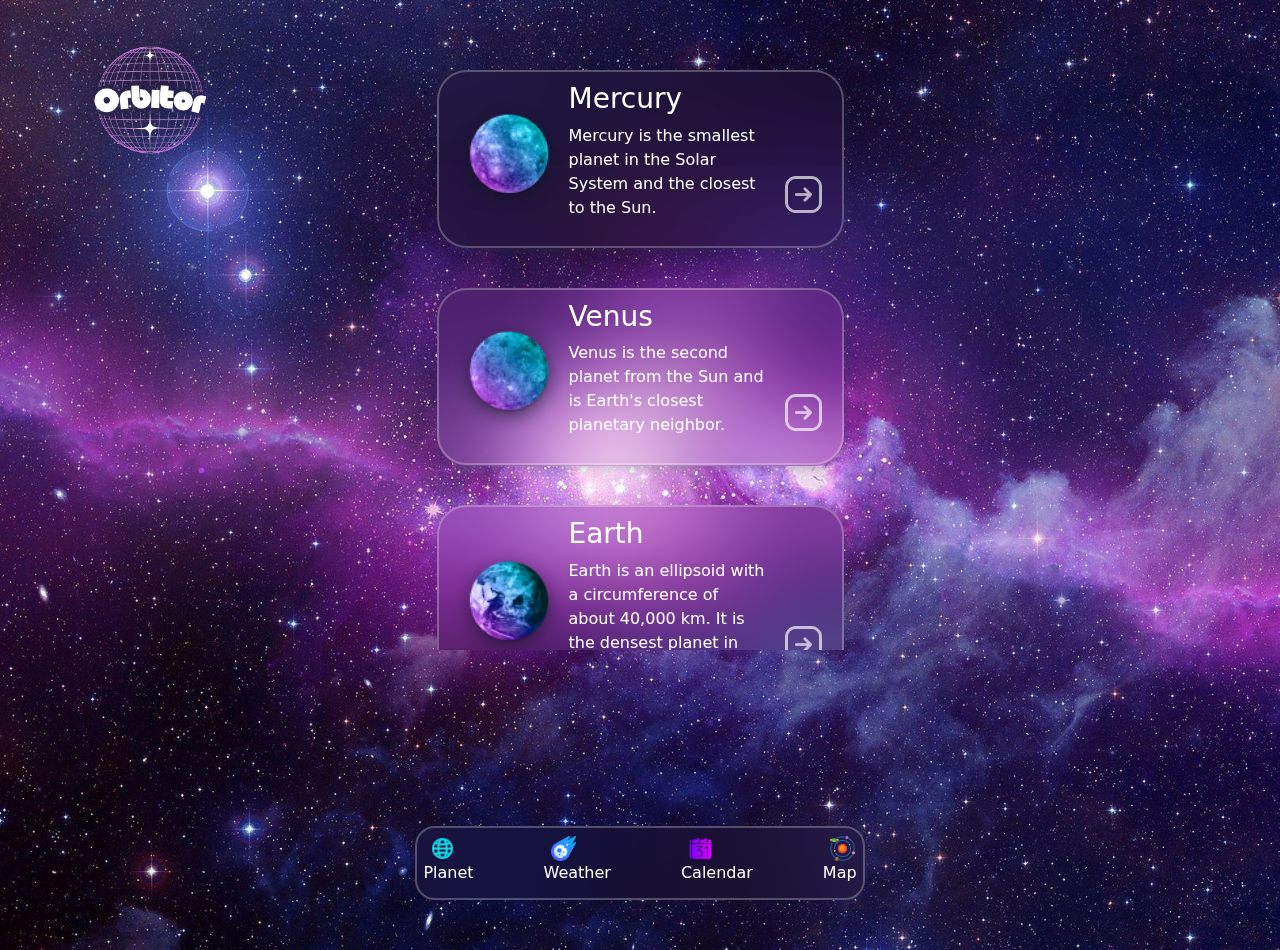
<file: backend/public/index.html>
<!DOCTYPE html>
<html lang="en">

<head>
    <meta charset="UTF-8">
    <meta name="viewport" content="width=device-width, initial-scale=1.0">
    <title>Calendar</title>
    <link href="https://cdn.jsdelivr.net/npm/bootstrap@5.3.3/dist/css/bootstrap.min.css" rel="stylesheet"
        integrity="sha384-QWTKZyjpPEjISv5WaRU9OFeRpok6YctnYmDr5pNlyT2bRjXh0JMhjY6hW+ALEwIH" crossorigin="anonymous">
    <link rel="stylesheet" href="./style/style.css">
    <link rel="icon" href="./img/b3tbite.png">
</head>

<body>
    <header>
        <div class="container">
            <a class="navbar-brand" href="#">
                <img src="./img/logo.png" alt="">
            </a>
        </div>
    </header>
    <div class="container">
        <div class="card_list">
            <div class="card_">
                <img src="img/planet.png" alt="">
                <div class="card_text">
                    <h3>Mercury</h3>
                    <p>Mercury is the smallest planet in the Solar System and the closest to the Sun.</p>
                    <button type="button" class="to_right" data-bs-toggle="modal" data-bs-target="#mercury">
                        <img src="img/arrow-right (1).png" alt="">
                    </button>
                </div>
            </div>
            <div class="modal fade" id="mercury" tabindex="-1" aria-labelledby="exampleModalLabel" aria-hidden="true">
                <div class="modal-dialog modal-dialog-centered  ">
                    <div class="modal-content bg-transparent">
                        <div class="modal-body">
                            <section class="details">
                                <div class=" details_container">
                                    <h4>Mercury</h4>
                                    <ul class="details_list">
                                        <li class="details_item">
                                            <img src="./img/mass.png" alt="">
                                            <p>Mass <br> (10<sup>24</sup>kg)</p>
                                            <h4>0.33</h4>
                                        </li>
                                        <li class="details_item">
                                            <img src="./img/gavity.png" alt="">
                                            <p>Gravity <br> (m/s2)</p>
                                            <h4>3.7</h4>
                                        </li>
                                        <li class="details_item">
                                            <img src="./img/day.png" alt="">
                                            <p>Day <br> (hours)</p>
                                            <h4>58.6</h4>
                                        </li>
                                        <li class="details_item">
                                            <img src="./img/velocity.png" alt="">
                                            <p>Esc.Velocity <br> (km/s)</p>
                                            <h4>47.87</h4>
                                        </li>
                                        <li class="details_item">
                                            <img src="./img/temp.png" alt="">
                                            <p>Mean Temp <br> (C)</p>
                                            <h4>167</h4>
                                        </li>
                                        <li class="details_item">
                                            <img src="./img/distance-from-sun.png" alt="">
                                            <p>Distance <br> (102km)</p>
                                            <h4>57.9</h4>
                                        </li>
                                    </ul>
                                </div>
                            </section>

                        </div>
                    </div>
                </div>
            </div>
            <div class="card_">
                <img src="img/planet (1).png" alt="">
                <div class="card_text">
                    <h3>Venus</h3>
                    <p>Venus is the second planet from the Sun and is Earth's closest planetary neighbor.</p>
                    <button type="button" class="to_right" data-bs-toggle="modal" data-bs-target="#venus">
                        <img src="img/arrow-right (1).png" alt="">
                    </button>
                </div>
            </div>
            <div class="modal fade" id="venus" tabindex="-1" aria-labelledby="exampleModalLabel" aria-hidden="true">
                <div class="modal-dialog modal-dialog-centered  ">
                    <div class="modal-content bg-transparent">
                        <div class="modal-body">
                            <section class="details">
                                <div class=" details_container">
                                    <h4>Venus</h4>
                                    <ul class="details_list">
                                        <li class="details_item">
                                            <img src="./img/mass.png" alt="">
                                            <p>Mass <br> (10<sup>24</sup>kg)</p>
                                            <h4>4.87</h4>
                                        </li>
                                        <li class="details_item">
                                            <img src="./img/gavity.png" alt="">
                                            <p>Gravity <br> (m/s2)</p>
                                            <h4>8.87</h4>
                                        </li>
                                        <li class="details_item">
                                            <img src="./img/day.png" alt="">
                                            <p>Day <br> (hours)</p>
                                            <h4>243</h4>
                                        </li>
                                        <li class="details_item">
                                            <img src="./img/velocity.png" alt="">
                                            <p>Esc.Velocity <br> (km/s)</p>
                                            <h4>35.02</h4>
                                        </li>
                                        <li class="details_item">
                                            <img src="./img/temp.png" alt="">
                                            <p>Mean Temp <br> (C)</p>
                                            <h4>464</h4>
                                        </li>
                                        <li class="details_item">
                                            <img src="./img/distance-from-sun.png" alt="">
                                            <p>Distance <br> (102km)</p>
                                            <h4>108.2</h4>
                                        </li>
                                    </ul>
                                </div>
                            </section>

                        </div>
                    </div>
                </div>
            </div>
            <div class="card_">
                <img src="img/planet (2).png" alt="">
                <div class="card_text">
                    <h3>Earth</h3>
                    <p>Earth is an ellipsoid with a circumference of about 40,000 km. It is the densest planet in the
                        Solar System.</p>
                    <button type="button" class="to_right" data-bs-toggle="modal" data-bs-target="#earth">
                        <img src="img/arrow-right (1).png" alt="">
                    </button>
                </div>
            </div>
            <div class="modal fade" id="earth" tabindex="-1" aria-labelledby="exampleModalLabel" aria-hidden="true">
                <div class="modal-dialog modal-dialog-centered  ">
                    <div class="modal-content bg-transparent">
                        <div class="modal-body">
                            <section class="details">
                                <div class=" details_container">
                                    <h4>Earth</h4>
                                    <ul class="details_list">
                                        <li class="details_item">
                                            <img src="./img/mass.png" alt="">
                                            <p>Mass <br> (10<sup>24</sup>kg)</p>
                                            <h4>5.97</h4>
                                        </li>
                                        <li class="details_item">
                                            <img src="./img/gavity.png" alt="">
                                            <p>Gravity <br> (m/s2)</p>
                                            <h4>9.8</h4>
                                        </li>
                                        <li class="details_item">
                                            <img src="./img/day.png" alt="">
                                            <p>Day <br> (hours)</p>
                                            <h4>24</h4>
                                        </li>
                                        <li class="details_item">
                                            <img src="./img/velocity.png" alt="">
                                            <p>Esc.Velocity <br> (km/s)</p>
                                            <h4>29.78</h4>
                                        </li>
                                        <li class="details_item">
                                            <img src="./img/temp.png" alt="">
                                            <p>Mean Temp <br> (C)</p>
                                            <h4>15 </h4>
                                        </li>
                                        <li class="details_item">
                                            <img src="./img/distance-from-sun.png" alt="">
                                            <p>Distance <br> (102km)</p>
                                            <h4>149.6 </h4>
                                        </li>
                                    </ul>
                                </div>
                            </section>

                        </div>
                    </div>
                </div>
            </div>
            <div class="card_">
                <img src="img/planet (3).png" alt="">
                <div class="card_text">
                    <h3>Mars</h3>
                    <p>Mars is the fourth planet from the Sun and the second-smallest planet in the Solar System
                        Details</p>
                    <button type="button" class="to_right" data-bs-toggle="modal" data-bs-target="#mars">
                        <img src="img/arrow-right (1).png" alt="">
                    </button>
                </div>
            </div>
            <div class="modal fade" id="mars" tabindex="-1" aria-labelledby="exampleModalLabel" aria-hidden="true">
                <div class="modal-dialog modal-dialog-centered  ">
                    <div class="modal-content bg-transparent">
                        <div class="modal-body">
                            <section class="details">
                                <div class=" details_container">
                                    <h4>Mars</h4>
                                    <ul class="details_list">
                                        <li class="details_item">
                                            <img src="./img/mass.png" alt="">
                                            <p>Mass <br> (10<sup>24</sup>kg)</p>
                                            <h4>0.64</h4>
                                        </li>
                                        <li class="details_item">
                                            <img src="./img/gavity.png" alt="">
                                            <p>Gravity <br> (m/s2)</p>
                                            <h4>3.71</h4>
                                        </li>
                                        <li class="details_item">
                                            <img src="./img/day.png" alt="">
                                            <p>Day <br> (hours)</p>
                                            <h4>24.6</h4>
                                        </li>
                                        <li class="details_item">
                                            <img src="./img/velocity.png" alt="">
                                            <p>Esc.Velocity <br> (km/s)</p>
                                            <h4>24.07</h4>
                                        </li>
                                        <li class="details_item">
                                            <img src="./img/temp.png" alt="">
                                            <p>Mean Temp <br> (C)</p>
                                            <h4>-63</h4>
                                        </li>
                                        <li class="details_item">
                                            <img src="./img/distance-from-sun.png" alt="">
                                            <p>Distance <br> (102km)</p>
                                            <h4>227.9</h4>
                                        </li>
                                    </ul>
                                </div>
                            </section>

                        </div>
                    </div>
                </div>
            </div>

            <div class="card_">
                <img src="img/planet.png" alt="">
                <div class="card_text">
                    <h3>Jupiter</h3>
                    <p>Jupiter is the largest and heaviest planet. The planet has a large red spot.</p>
                    <button type="button" class="to_right" data-bs-toggle="modal" data-bs-target="#jupiter">
                        <img src="img/arrow-right (1).png" alt="">
                    </button>
                </div>
            </div>
            <div class="modal fade" id="jupiter" tabindex="-1" aria-labelledby="exampleModalLabel" aria-hidden="true">
                <div class="modal-dialog modal-dialog-centered  ">
                    <div class="modal-content bg-transparent">
                        <div class="modal-body">
                            <section class="details">
                                <div class=" details_container">
                                    <h4>Jupiter</h4>
                                    <ul class="details_list">
                                        <li class="details_item">
                                            <img src="./img/mass.png" alt="">
                                            <p>Mass <br> (10<sup>24</sup>kg)</p>
                                            <h4>1890</h4>
                                        </li>
                                        <li class="details_item">
                                            <img src="./img/gavity.png" alt="">
                                            <p>Gravity <br> (m/s2)</p>
                                            <h4>24.79</h4>
                                        </li>
                                        <li class="details_item">
                                            <img src="./img/day.png" alt="">
                                            <p>Day <br> (hours)</p>
                                            <h4>9.9</h4>
                                        </li>
                                        <li class="details_item">
                                            <img src="./img/velocity.png" alt="">
                                            <p>Esc.Velocity <br> (km/s)</p>
                                            <h4>13.07</h4>
                                        </li>
                                        <li class="details_item">
                                            <img src="./img/temp.png" alt="">
                                            <p>Mean Temp <br> (C)</p>
                                            <h4>-108</h4>
                                        </li>
                                        <li class="details_item">
                                            <img src="./img/distance-from-sun.png" alt="">
                                            <p>Distance <br> (102km)</p>
                                            <h4>778.3</h4>
                                        </li>
                                    </ul>
                                </div>
                            </section>

                        </div>
                    </div>
                </div>
            </div>
            <div class="card_">
                <img src="img/planet (1).png" alt="">
                <div class="card_text">
                    <h3>Saturn</h3>
                    <p>Saturn is the sixth planet from the Sun and the second largest in the Solar system.</p>
                    <button type="button" class="to_right" data-bs-toggle="modal" data-bs-target="#saturn">
                        <img src="img/arrow-right (1).png" alt="">
                    </button>
                </div>
            </div>
            <div class="modal fade" id="saturn" tabindex="-1" aria-labelledby="exampleModalLabel" aria-hidden="true">
                <div class="modal-dialog modal-dialog-centered  ">
                    <div class="modal-content bg-transparent">
                        <div class="modal-body">
                            <section class="details">
                                <div class=" details_container">
                                    <h4>Saturn</h4>
                                    <ul class="details_list">
                                        <li class="details_item">
                                            <img src="./img/mass.png" alt="">
                                            <p>Mass <br> (10<sup>24</sup>kg)</p>
                                            <h4>568</h4>
                                        </li>
                                        <li class="details_item">
                                            <img src="./img/gavity.png" alt="">
                                            <p>Gravity <br> (m/s2)</p>
                                            <h4>10.44</h4>
                                        </li>
                                        <li class="details_item">
                                            <img src="./img/day.png" alt="">
                                            <p>Day <br> (hours)</p>
                                            <h4>10.7</h4>
                                        </li>
                                        <li class="details_item">
                                            <img src="./img/velocity.png" alt="">
                                            <p>Esc.Velocity <br> (km/s)</p>
                                            <h4>9.69</h4>
                                        </li>
                                        <li class="details_item">
                                            <img src="./img/temp.png" alt="">
                                            <p>Mean Temp <br> (C)</p>
                                            <h4>-138</h4>
                                        </li>
                                        <li class="details_item">
                                            <img src="./img/distance-from-sun.png" alt="">
                                            <p>Distance <br> (102km)</p>
                                            <h4>1427</h4>
                                        </li>
                                    </ul>
                                </div>
                            </section>

                        </div>
                    </div>
                </div>
            </div>
            <div class="card_">
                <img src="img/planet (2).png" alt="">
                <div class="card_text">
                    <h3>Uranus</h3>
                    <p>Uranus is the seventh planet of the Solar system. It is located quite far from Earth (2.9 billion
                        km)</p>
                    <button type="button" class="to_right" data-bs-toggle="modal" data-bs-target="#uranus">
                        <img src="img/arrow-right (1).png" alt="">
                    </button>
                </div>
            </div>
            <div class="modal fade" id="uranus" tabindex="-1" aria-labelledby="exampleModalLabel" aria-hidden="true">
                <div class="modal-dialog modal-dialog-centered  ">
                    <div class="modal-content bg-transparent">
                        <div class="modal-body">
                            <section class="details">
                                <div class=" details_container">
                                    <h4>Uranus</h4>
                                    <ul class="details_list">
                                        <li class="details_item">
                                            <img src="./img/mass.png" alt="">
                                            <p>Mass <br> (10<sup>24</sup>kg)</p>
                                            <h4>86.8</h4>
                                        </li>
                                        <li class="details_item">
                                            <img src="./img/gavity.png" alt="">
                                            <p>Gravity <br> (m/s2)</p>
                                            <h4>8.69</h4>
                                        </li>
                                        <li class="details_item">
                                            <img src="./img/day.png" alt="">
                                            <p>Day <br> (hours)</p>
                                            <h4>17.2</h4>
                                        </li>
                                        <li class="details_item">
                                            <img src="./img/velocity.png" alt="">
                                            <p>Esc.Velocity <br> (km/s)</p>
                                            <h4>6.81</h4>
                                        </li>
                                        <li class="details_item">
                                            <img src="./img/temp.png" alt="">
                                            <p>Mean Temp <br> (C)</p>
                                            <h4>-197</h4>
                                        </li>
                                        <li class="details_item">
                                            <img src="./img/distance-from-sun.png" alt="">
                                            <p>Distance <br> (102km)</p>
                                            <h4>2871</h4>
                                        </li>
                                    </ul>
                                </div>
                            </section>

                        </div>
                    </div>
                </div>
            </div>
            <div class="card_">
                <img src="img/planet (3).png" alt="">
                <div class="card_text">
                    <h3>Neptune</h3>
                    <p>Neptune is the eighth planet of the solar system, named after the Roman god of the seas.</p>
                    <button type="button" class="to_right" data-bs-toggle="modal" data-bs-target="#neptune">
                        <img src="img/arrow-right (1).png" alt="">
                    </button>
                </div>
            </div>
            <div class="modal fade" id="neptune" tabindex="-1" aria-labelledby="exampleModalLabel" aria-hidden="true">
                <div class="modal-dialog modal-dialog-centered  ">
                    <div class="modal-content bg-transparent">
                        <div class="modal-body">
                            <section class="details">
                                <div class=" details_container">
                                    <h4>Neptune</h4>
                                    <ul class="details_list">
                                        <li class="details_item">
                                            <img src="./img/mass.png" alt="">
                                            <p>Mass <br> (10<sup>24</sup>kg)</p>
                                            <h4>102</h4>
                                        </li>
                                        <li class="details_item">
                                            <img src="./img/gavity.png" alt="">
                                            <p>Gravity <br> (m/s2)</p>
                                            <h4>11.15</h4>
                                        </li>
                                        <li class="details_item">
                                            <img src="./img/day.png" alt="">
                                            <p>Day <br> (hours)</p>
                                            <h4>16.1</h4>
                                        </li>
                                        <li class="details_item">
                                            <img src="./img/velocity.png" alt="">
                                            <p>Esc.Velocity <br> (km/s)</p>
                                            <h4>5.43</h4>
                                        </li>
                                        <li class="details_item">
                                            <img src="./img/temp.png" alt="">
                                            <p>Mean Temp <br> (C)</p>
                                            <h4>-201</h4>
                                        </li>
                                        <li class="details_item">
                                            <img src="./img/distance-from-sun.png" alt="">
                                            <p>Distance <br> (102km)</p>
                                            <h4>4497</h4>
                                        </li>
                                    </ul>
                                </div>
                            </section>

                        </div>
                    </div>
                </div>
            </div>

        </div>
    </div>

    <footer>
        <div class="container">
            <nav class="main_nav">
                <a href="index.html" class="btn-home">
                    <img src="./img/home.png" alt="">
                    <p>Planet</p>
                </a>
                <a href="weather.html" class="btn-home">
                    <img src="./img/meteorite.png" alt="">
                    <p>Weather</p>
                </a>

                <a href="calendar.html" class="btn-home">
                    <img src="./img/calendar_8555891.png" alt="">
                    <p>Calendar</p>
                </a>

                <a href="maps.html" class="btn-home">
                    <img src="./img/solar-system (1).png" alt="">
                    <p>Map</p>
                </a>
            </nav>
        </div>
    </footer>
</body>
<script src="https://cdn.jsdelivr.net/npm/bootstrap@5.3.3/dist/js/bootstrap.bundle.min.js"
    integrity="sha384-YvpcrYf0tY3lHB60NNkmXc5s9fDVZLESaAA55NDzOxhy9GkcIdslK1eN7N6jIeHz" crossorigin="anonymous">
    </script>
    <script src="script/main.js">
        
    </script>
<script>


</script>
</html>
</file>
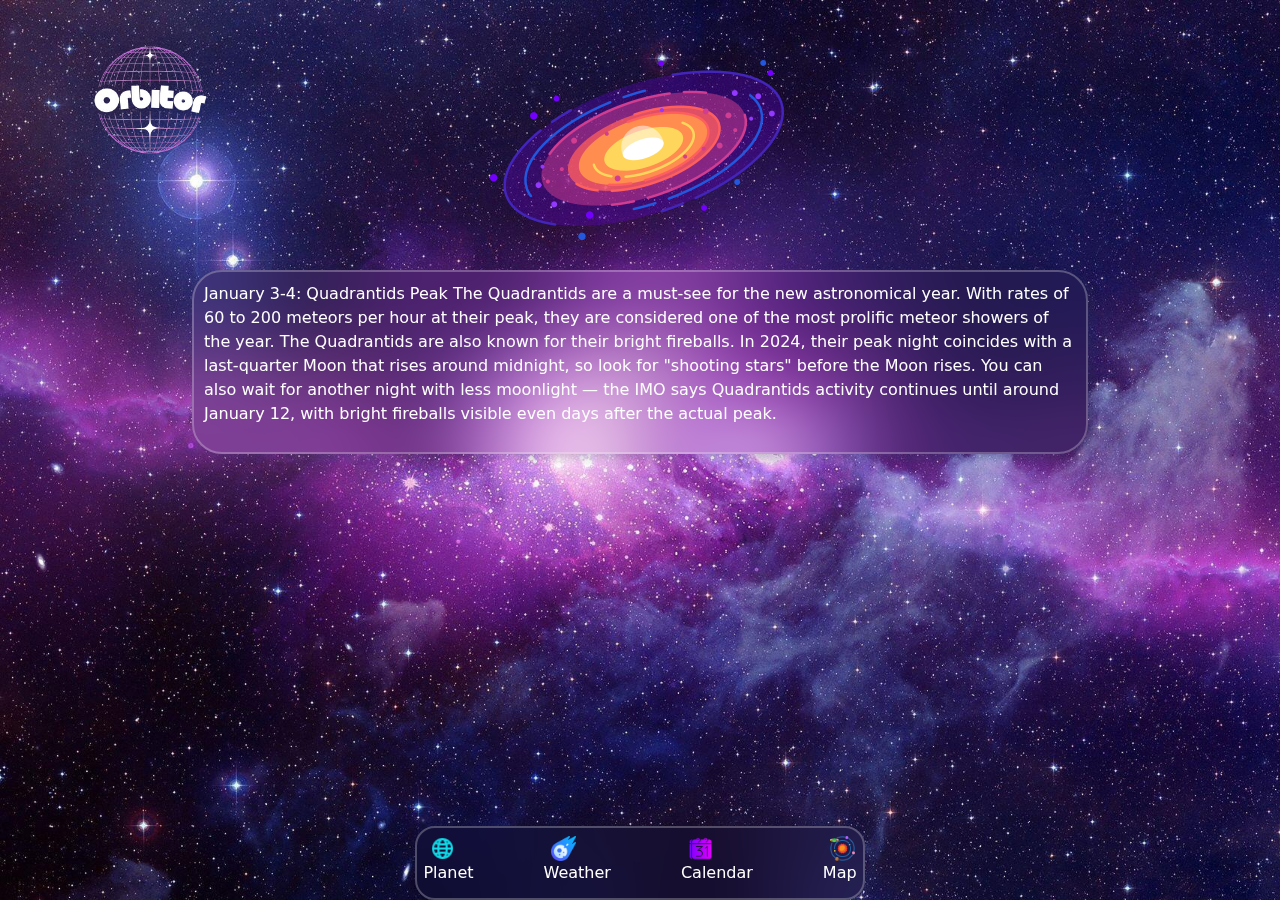
<file: backend/public/calendar.html>
<!DOCTYPE html>
<html lang="en">

<head>
    <meta charset="UTF-8">
    <meta name="viewport" content="width=device-width, initial-scale=1.0">
    <title>Orbitor</title>
    <link href="https://cdn.jsdelivr.net/npm/bootstrap@5.3.3/dist/css/bootstrap.min.css" rel="stylesheet"
        integrity="sha384-QWTKZyjpPEjISv5WaRU9OFeRpok6YctnYmDr5pNlyT2bRjXh0JMhjY6hW+ALEwIH" crossorigin="anonymous">
    <link rel="stylesheet" href="./style/style.css">
    <link rel="icon" href="./img/b3tbite.png">
</head>

<body>
    <header>
        <div class="container">
            <a class="navbar-brand" href="#">
                <img src="./img/logo.png" alt="">
            </a>
        </div>
    </header>

    <section class="calendar">
        <div class="img_galaxy">
            <img src="./img/galaxy_icon.png" alt="">
        </div>
        <div class="ivents">
            <div class="card_i">
                <div class="card_text_">
                    <p>January 3-4: Quadrantids Peak
                        The Quadrantids are a must-see for the new astronomical year. With rates of 60 to 200 meteors
                        per hour at their peak, they are considered one of the most prolific meteor showers of the year.
                        The Quadrantids are also known for their bright fireballs. In 2024, their peak night coincides
                        with a last-quarter Moon that rises around midnight, so look for "shooting stars" before the
                        Moon rises. You can also wait for another night with less moonlight — the IMO says Quadrantids
                        activity continues until around January 12, with bright fireballs visible even days after the
                        actual peak.</p>
                </div>
            </div>
        </div>
    </section>

    <footer>
        <div class="container">
            <nav class="main_nav">
                <a href="index.html" class="btn-home">
                    <img src="./img/home.png" alt="">
                    <p>Planet</p>
                </a>
                <a href="weather.html" class="btn-home">
                    <img src="./img/meteorite.png" alt="">
                    <p>Weather</p>
                </a>

                <a href="calendar.html" class="btn-home">
                    <img src="./img/calendar_8555891.png" alt="">
                    <p>Calendar</p>
                </a>

                <a href="maps.html" class="btn-home">
                    <img src="./img/solar-system (1).png" alt="">
                    <p>Map</p>
                </a>
            </nav>
        </div>
    </footer>
</body>
<script src="https://cdn.jsdelivr.net/npm/bootstrap@5.3.3/dist/js/bootstrap.bundle.min.js"
    integrity="sha384-YvpcrYf0tY3lHB60NNkmXc5s9fDVZLESaAA55NDzOxhy9GkcIdslK1eN7N6jIeHz"
    crossorigin="anonymous">
</script>

<script src="./script/main.js"></script>

</html>
</file>
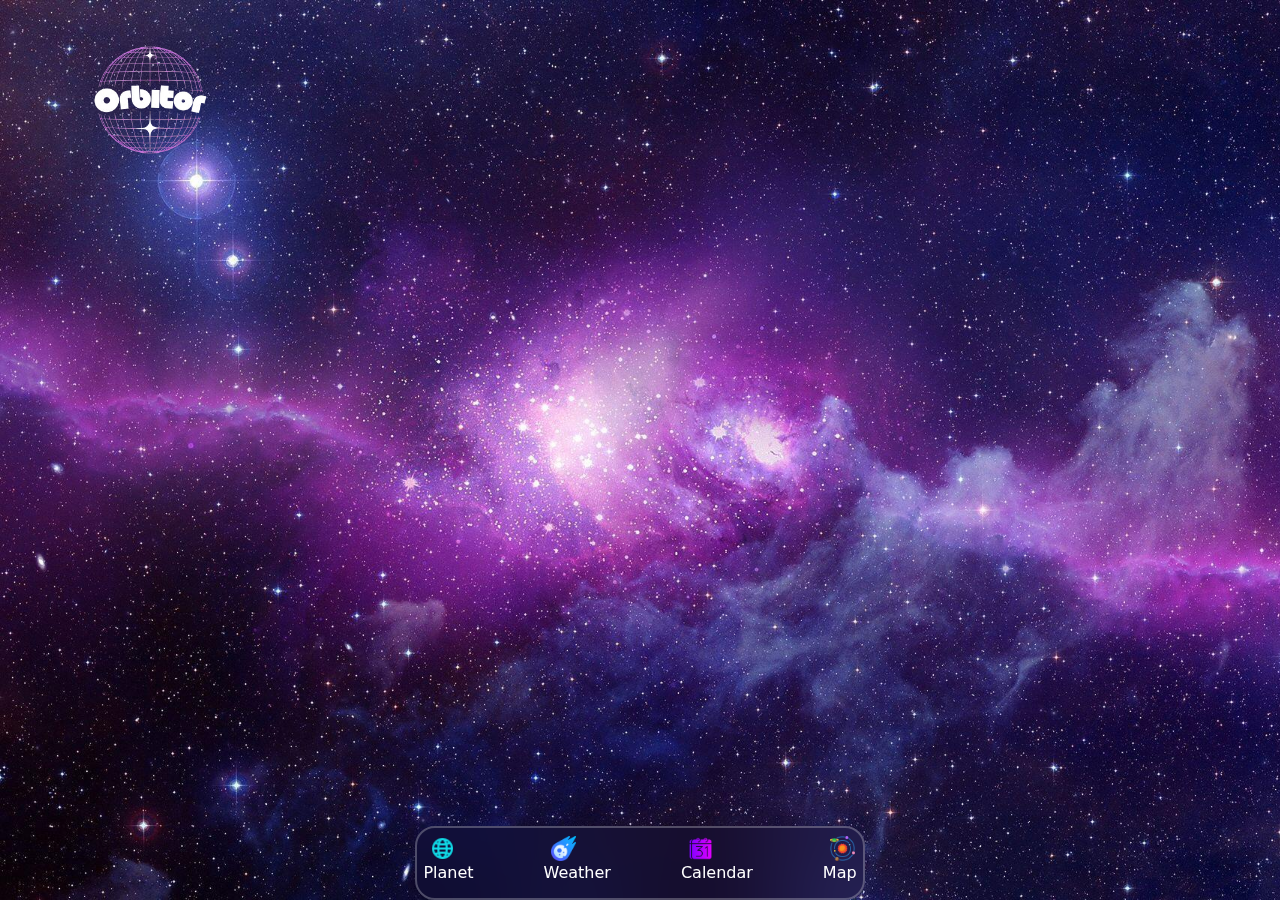
<file: backend/public/maps.html>
<!DOCTYPE html>
<html lang="en">

<head>
    <meta charset="UTF-8">
    <meta name="viewport" content="width=device-width, initial-scale=1.0">
    <title>Orbitor</title>
    <link href="https://cdn.jsdelivr.net/npm/bootstrap@5.3.3/dist/css/bootstrap.min.css" rel="stylesheet"
        integrity="sha384-QWTKZyjpPEjISv5WaRU9OFeRpok6YctnYmDr5pNlyT2bRjXh0JMhjY6hW+ALEwIH" crossorigin="anonymous">
    <link rel="stylesheet" href="./style/style.css">
    <link rel="icon" href="./img/b3tbite.png">

</head>

<body>
    <header>
        <div class="container">
            <a class="navbar-brand" href="#">
                <img src="./img/logo.png" alt="">
            </a>
        </div>
    </header>
    <section class="calendar">
        <iframe style="width: 100%; height: 100vh;"  src="https://eyes.nasa.gov/apps/solar-system" ></iframe>
    </section>

    <footer>
        <div class="container">
            <nav class="main_nav">
                <a href="index.html" class="btn-home">
                    <img src="./img/home.png" alt="">
                    <p>Planet</p>
                </a>
                <a href="weather.html" class="btn-home">
                    <img src="./img/meteorite.png" alt="">
                    <p>Weather</p>
                </a>

                <a href="calendar.html" class="btn-home">
                    <img src="./img/calendar_8555891.png" alt="">
                    <p>Calendar</p>
                </a>

                <a href="maps.html" class="btn-home">
                    <img src="./img/solar-system (1).png" alt="">
                    <p>Map</p>
                </a>
            </nav>
        </div>
    </footer>
</body>
<script src="https://cdn.jsdelivr.net/npm/bootstrap@5.3.3/dist/js/bootstrap.bundle.min.js"
    integrity="sha384-YvpcrYf0tY3lHB60NNkmXc5s9fDVZLESaAA55NDzOxhy9GkcIdslK1eN7N6jIeHz"
    crossorigin="anonymous">
</script>

<script src="./script/main.js"></script>

</html>
</file>
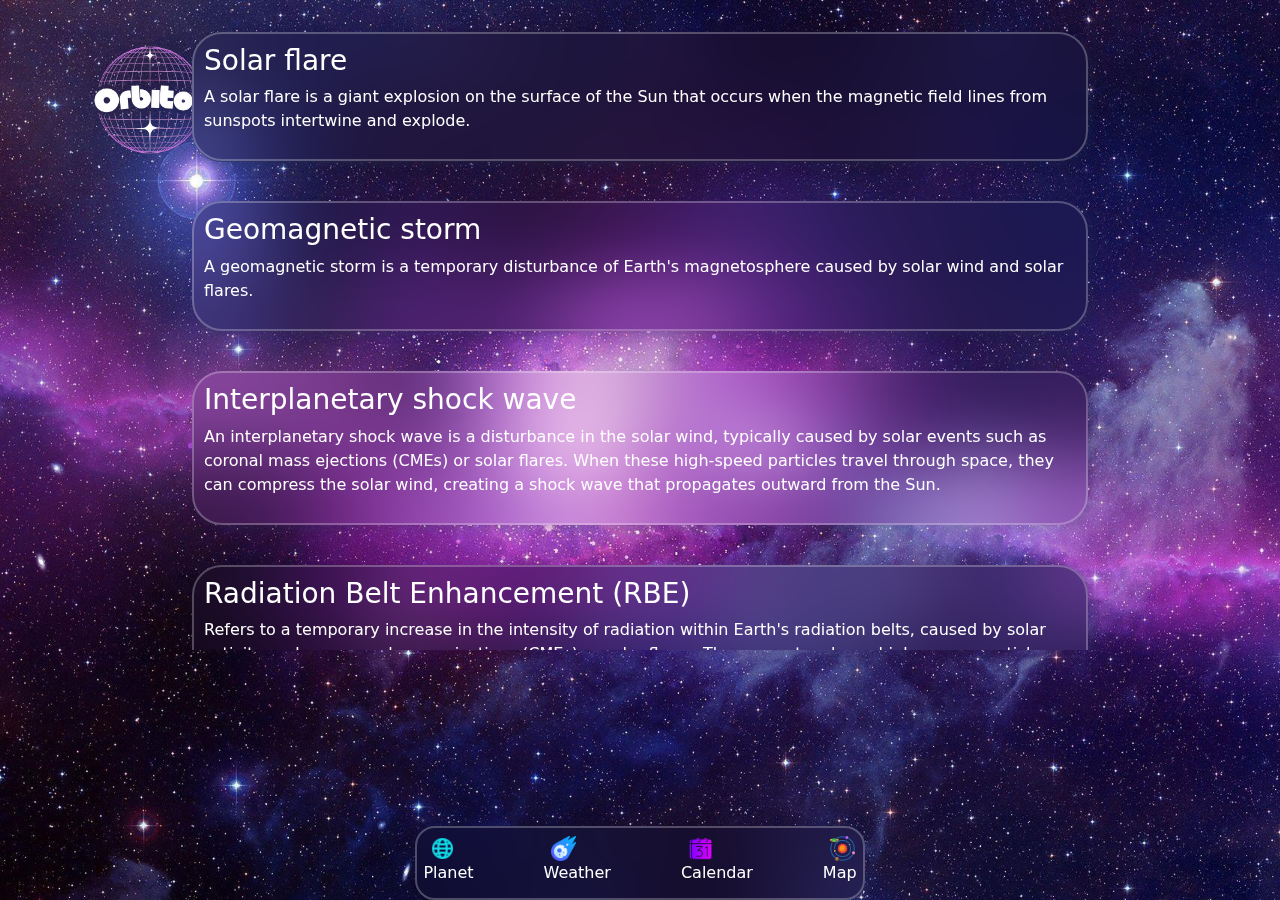
<file: backend/public/weather.html>
<!DOCTYPE html>
<html lang="en">

<head>
    <meta charset="UTF-8">
    <meta name="viewport" content="width=device-width, initial-scale=1.0">
    <title>Orbitor</title>
    <link href="https://cdn.jsdelivr.net/npm/bootstrap@5.3.3/dist/css/bootstrap.min.css" rel="stylesheet"
        integrity="sha384-QWTKZyjpPEjISv5WaRU9OFeRpok6YctnYmDr5pNlyT2bRjXh0JMhjY6hW+ALEwIH" crossorigin="anonymous">
    <link rel="stylesheet" href="./style/style.css">
    <link rel="icon" href="./img/b3tbite.png">

</head>

<body>
    <header>
        <div class="container">
            <a class="navbar-brand" href="#">
                <img src="./img/logo.png" alt="">
            </a>
        </div>
    </header>
    <section class="calendar weather">
        <div class="weather_ ">
            <div class="card_i">
                <div class="card_text_">
                    <h3>Solar flare</h3>
                    <p>A solar flare is a giant explosion on the surface of the Sun that occurs when the magnetic field lines from sunspots intertwine and explode.</p>
                </div>
            </div>
            <div class="card_i">
                <div class="card_text_">
                    <h3>Geomagnetic storm</h3>
                    <p>A geomagnetic storm is a temporary disturbance of Earth's magnetosphere caused by solar wind and solar flares. </p>
                </div>
            </div>
            <div class="card_i">
                <div class="card_text_">
                    <h3>Interplanetary shock wave</h3>
                    <p>An interplanetary shock wave is a disturbance in the solar wind, typically caused by solar events such as coronal mass ejections (CMEs) or solar flares. When these high-speed particles travel through space, they can compress the solar wind, creating a shock wave that propagates outward from the Sun.</p>
                </div>
            </div>
            <div class="card_i">
                <div class="card_text_">
                    <h3>Radiation Belt Enhancement (RBE) </h3>
                    <p>Refers to a temporary increase in the intensity of radiation within Earth's radiation belts, caused by solar activity such as coronal mass ejections (CMEs) or solar flares. These events release high-energy particles that can penetrate the radiation belts and elevate their charge</p>
                </div>
            </div>
        </div>
    </section>

    <footer>
        <div class="container">
            <nav class="main_nav">
                <a href="index.html" class="btn-home">
                    <img src="./img/home.png" alt="">
                    <p>Planet</p>
                </a>
                <a href="weather.html" class="btn-home">
                    <img src="./img/meteorite.png" alt="">
                    <p>Weather</p>
                </a>

                <a href="calendar.html" class="btn-home">
                    <img src="./img/calendar_8555891.png" alt="">
                    <p>Calendar</p>
                </a>

                <a href="maps.html" class="btn-home">
                    <img src="./img/solar-system (1).png" alt="">
                    <p>Map</p>
                </a>    
            </nav>
        </div>
    </footer>
</body>
<script src="https://cdn.jsdelivr.net/npm/bootstrap@5.3.3/dist/js/bootstrap.bundle.min.js"
    integrity="sha384-YvpcrYf0tY3lHB60NNkmXc5s9fDVZLESaAA55NDzOxhy9GkcIdslK1eN7N6jIeHz"
    crossorigin="anonymous"></script>

    <script src="./script/main.js"></script>

</html>
</file>
<file: backend/public/style/style.css>
* {
    padding: 0;
    margin: 0;
    box-sizing: border-box;
}
ul, li {
    list-style-type: none;
}
a {
    text-decoration: none;
    color: black;
}   
body {
    height: 100vh;
    background-image: url(../img/backg3.jpg);
    background-repeat: no-repeat;
    background-size: cover;
}
.container {
    width: 1405px;
    margin: 0 auto;
}
header {
    img {
        position: absolute;
        top: -50px;
        left: 0;
        width: 300px;
        height: 300px;
    }
}
.card_list {
    margin-top: 50px;
    display: flex;
    align-items: center;
    flex-direction: column;
    height: 600px;
    overflow-x: hidden;
    -ms-overflow-style: none;  /* IE и Edge */
     scrollbar-width: none;  /* Firefox */
}
.card_ {
    position: relative;
    margin: 20px;
    display: flex;
    align-items: center;
    padding: 10px;
    width: 407px;
    height: 202px;
    border-radius: 30px;
    backdrop-filter: blur(40px);
    box-shadow: 4px 4px 8px 0px rgba(34, 60, 80, 0.2);
    color: #fff;
    img {
        width: 120px;
        height: 120px;
    }
    .card_text {
        p {
            width: 200px;
        }
    }
    .to_right {
        border: none;
        background: transparent;
        position: absolute;
        top: 60%;
        right: 20px;
        img {
            width: 37px;
            height: 37px;
        }
    }
    border: 2px solid #ffffff42 ;
}
.details {
    color: #fff;
    text-align: center;
}
.details_container{
    display: flex;
    align-items: center;
    justify-content: center;
    flex-direction: column;
}
.details_list {
    padding: 15px;
    border-radius: 40px;
    border: 2px solid #ffffff42;
    backdrop-filter: blur(40px);
    display: flex;
    align-items: center;
    justify-content: space-between;
    flex-wrap: wrap;
    width: 407px;
    height: 400px;
}
.details_item {
    color: #fff;
    width: 109px;
    height: 116px;
    text-align: center;
    h4 {
        margin-top: -10px;
        font-weight: bold;
    }
}
footer {
    border: 2px solid #ffffff42;
    backdrop-filter: blur(40px);
    border-radius: 20px;
    position: fixed;
    bottom: 0;
    right: 50%;
    width: 450px;
    height: 74px;
    display: flex;
    justify-content: center;
    align-items: center;
    transform: translate(50%, 0);
}
.main_nav {
    margin-top: 10px;
    display: flex;
    justify-content: center;
    align-items: center; 
    gap: 70px;
}
.btn-home{
    color: #fff;
    border: none;
    background  : transparent;
    flex-direction: column;
    a {
        display: flex;
        align-items: center;
        justify-content: center;
        flex-direction: column;
    }
    img {
        width: 25px;
        margin-left: 7px;
    }
}
.calendar {
    position: relative;
    display: flex;  
    align-items: center;
    justify-content: center;
    flex-direction: column;
    h2 {
        color: #fff;
        margin-top: 230px;    
    }
}
.img_galaxy{
    right: 50%;
    top: 0;
    transform: translate(50%, 0);
    position: absolute; 
    img {
        width: 300px;
        height: 300px;
    }
}
.ivents{
    margin-top: 250px;
    display: flex;
    align-items: center;
    justify-content: center;
    flex-direction: column;
}
.weather {
    height: 650px;
    overflow-x: hidden;
}
.weather_ {
    margin-top: 100px;
    display: flex;
    align-items: center;
    justify-content: center;
    flex-direction: column;
}
.card_i {   
    margin: 20px;
    padding: 10px;
    width: 70%;
    border-radius: 30px;
    backdrop-filter: blur(40px);
    box-shadow: 4px 4px 8px 0px rgba(34, 60, 80, 0.2);
    color: #fff;
    border: 2px solid #ffffff42 
}
::-webkit-scrollbar {
    width: 0;
}
</file>
